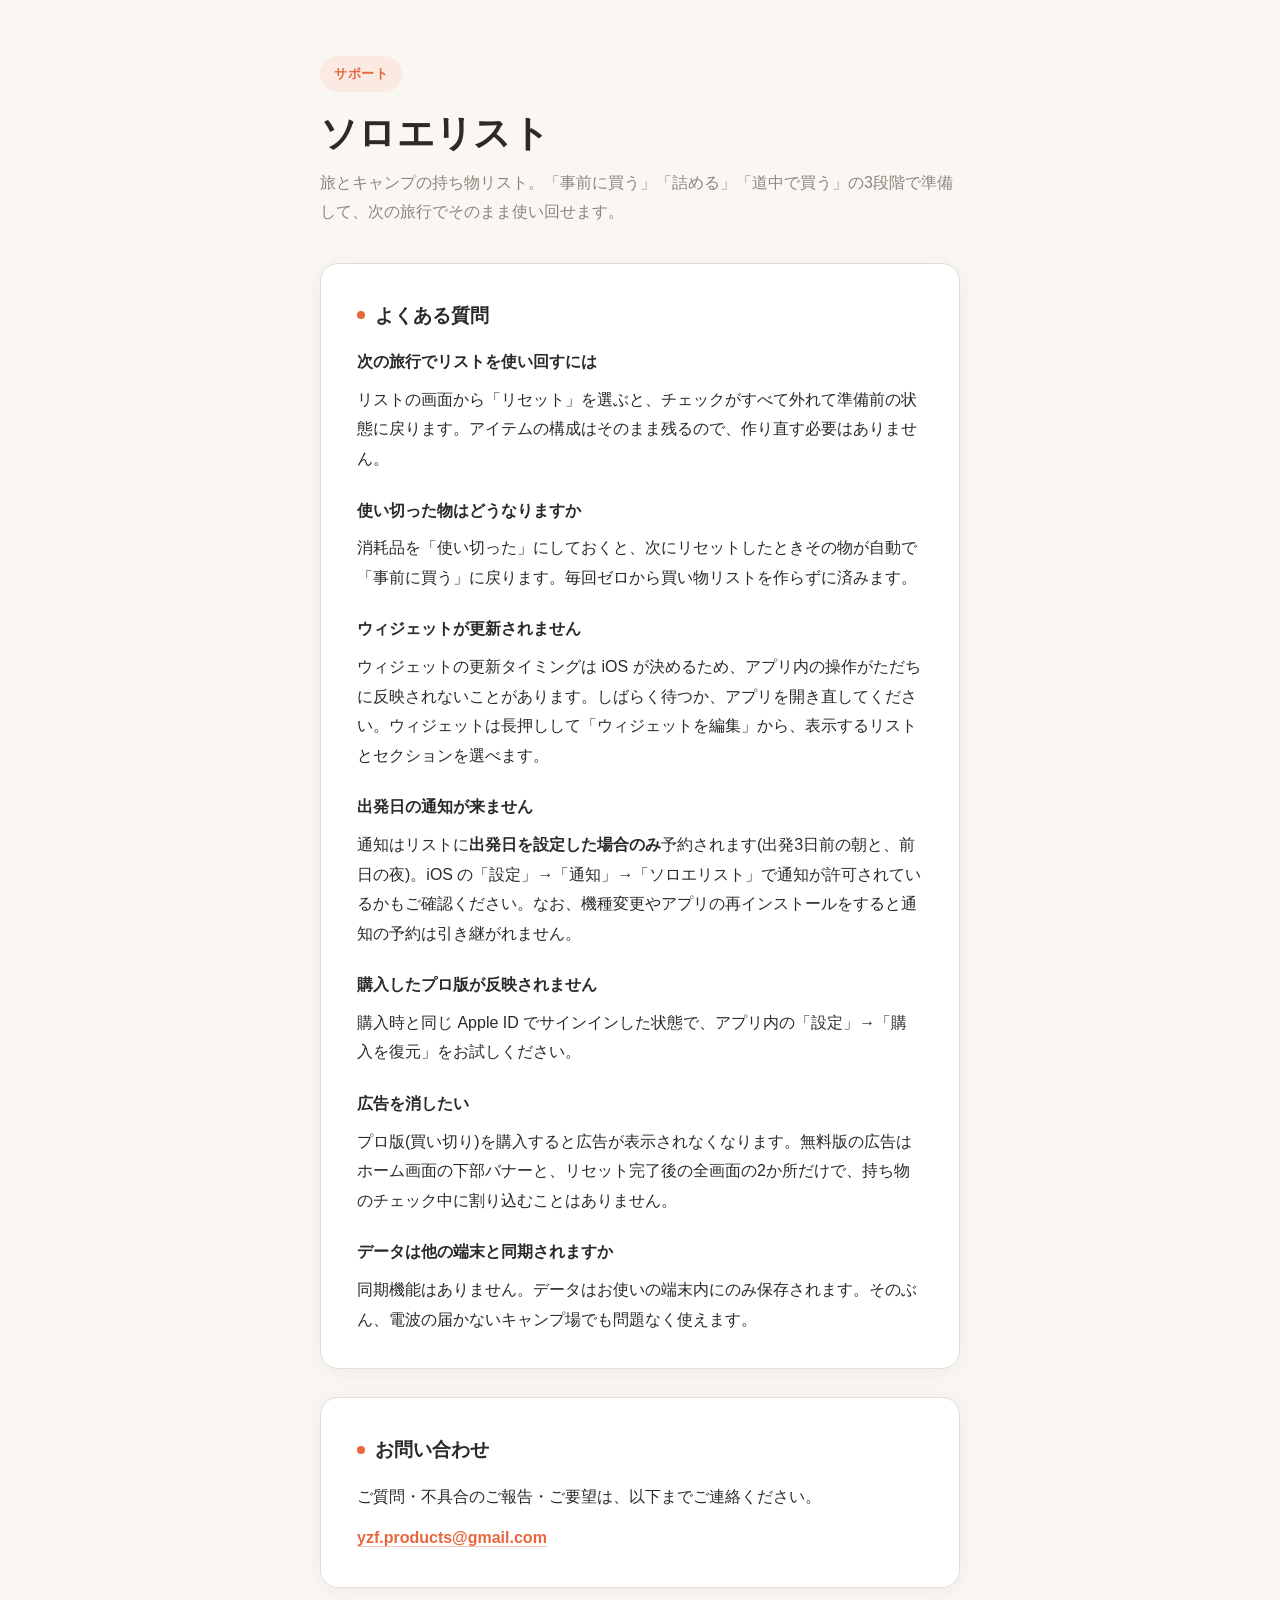
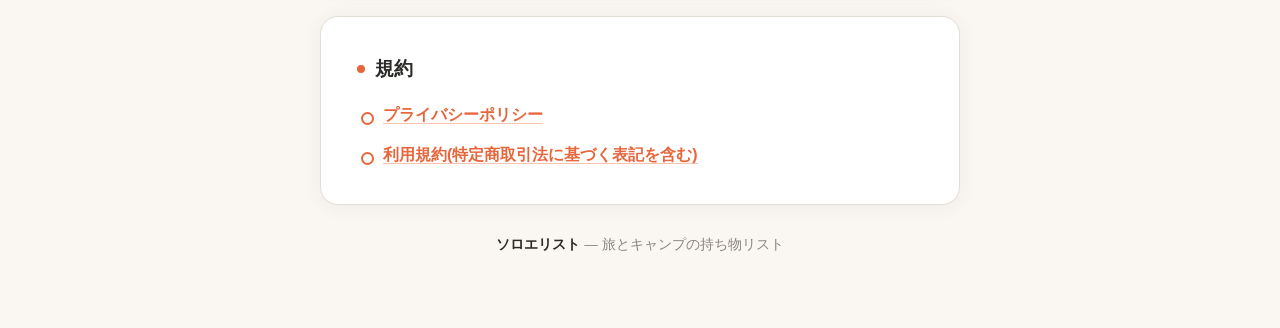
<file: index.html>
<!DOCTYPE html>
<html lang="ja">
<head>
<meta charset="UTF-8">
<meta name="viewport" content="width=device-width, initial-scale=1.0">
<meta name="robots" content="index,follow">
<title>ソロエリスト - サポート</title>
<meta name="description" content="旅とキャンプの持ち物リストアプリ「ソロエリスト」のサポートページ。よくある質問、お問い合わせ、利用規約、プライバシーポリシー。">
<link rel="stylesheet" href="style.css">
</head>
<body>
  <main class="wrap">
    <header class="hero">
      <span class="badge">サポート</span>
      <h1>ソロエリスト</h1>
      <p class="tagline">旅とキャンプの持ち物リスト。「事前に買う」「詰める」「道中で買う」の3段階で準備して、次の旅行でそのまま使い回せます。</p>
    </header>

    <section class="card">
      <h2>よくある質問</h2>

      <h3>次の旅行でリストを使い回すには</h3>
      <p>リストの画面から「リセット」を選ぶと、チェックがすべて外れて準備前の状態に戻ります。アイテムの構成はそのまま残るので、作り直す必要はありません。</p>

      <h3>使い切った物はどうなりますか</h3>
      <p>消耗品を「使い切った」にしておくと、次にリセットしたときその物が自動で「事前に買う」に戻ります。毎回ゼロから買い物リストを作らずに済みます。</p>

      <h3>ウィジェットが更新されません</h3>
      <p>ウィジェットの更新タイミングは iOS が決めるため、アプリ内の操作がただちに反映されないことがあります。しばらく待つか、アプリを開き直してください。ウィジェットは長押しして「ウィジェットを編集」から、表示するリストとセクションを選べます。</p>

      <h3>出発日の通知が来ません</h3>
      <p>通知はリストに<strong>出発日を設定した場合のみ</strong>予約されます(出発3日前の朝と、前日の夜)。iOS の「設定」→「通知」→「ソロエリスト」で通知が許可されているかもご確認ください。なお、機種変更やアプリの再インストールをすると通知の予約は引き継がれません。</p>

      <h3>購入したプロ版が反映されません</h3>
      <p>購入時と同じ Apple ID でサインインした状態で、アプリ内の「設定」→「購入を復元」をお試しください。</p>

      <h3>広告を消したい</h3>
      <p>プロ版(買い切り)を購入すると広告が表示されなくなります。無料版の広告はホーム画面の下部バナーと、リセット完了後の全画面の2か所だけで、持ち物のチェック中に割り込むことはありません。</p>

      <h3>データは他の端末と同期されますか</h3>
      <p>同期機能はありません。データはお使いの端末内にのみ保存されます。そのぶん、電波の届かないキャンプ場でも問題なく使えます。</p>
    </section>

    <section class="card">
      <h2>お問い合わせ</h2>
      <p>ご質問・不具合のご報告・ご要望は、以下までご連絡ください。</p>
      <p><a href="mailto:yzf.products@gmail.com?subject=%E3%82%BD%E3%83%AD%E3%82%A8%E3%83%AA%E3%82%B9%E3%83%88">yzf.products@gmail.com</a></p>
    </section>

    <section class="card">
      <h2>規約</h2>
      <ul>
        <li><a href="privacy-policy.html">プライバシーポリシー</a></li>
        <li><a href="terms-of-service.html">利用規約(特定商取引法に基づく表記を含む)</a></li>
      </ul>
    </section>

    <footer>
      <p><span class="app">ソロエリスト</span> — 旅とキャンプの持ち物リスト</p>
    </footer>
  </main>
</body>
</html>
</file>
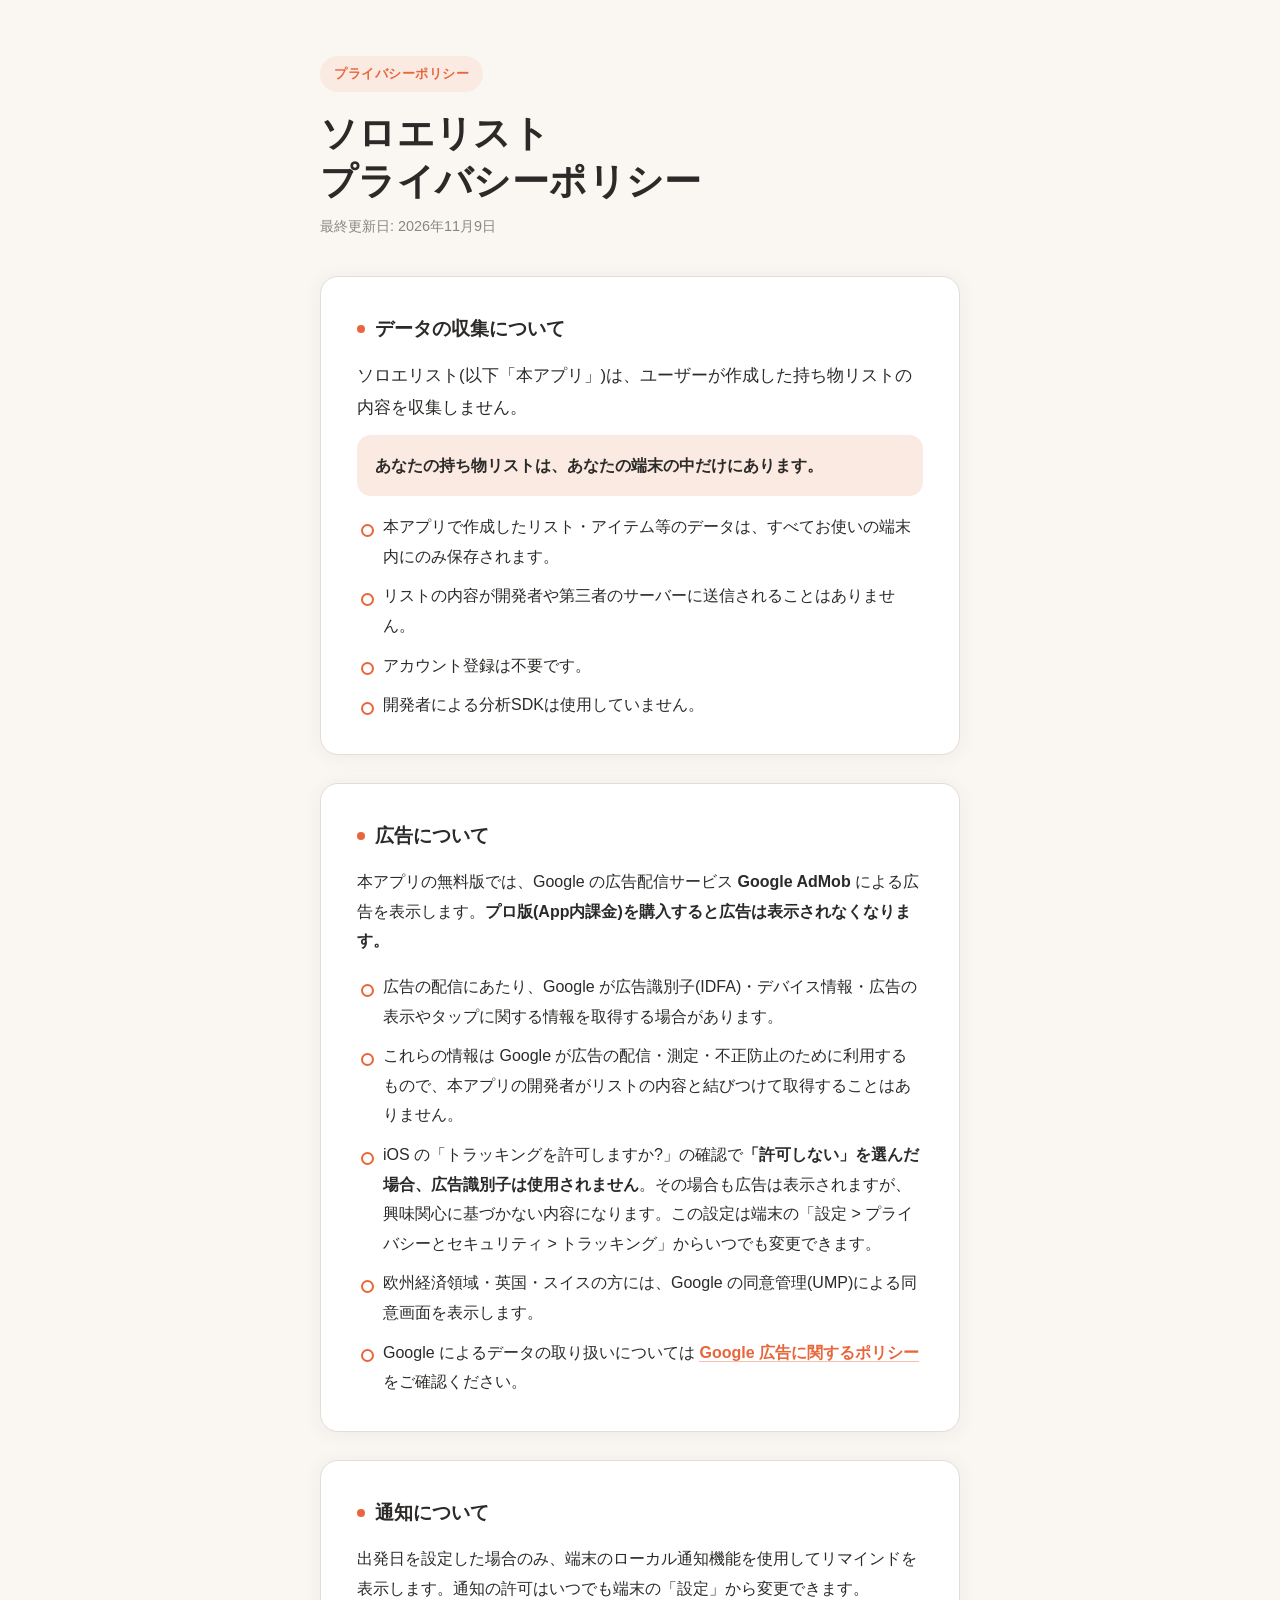
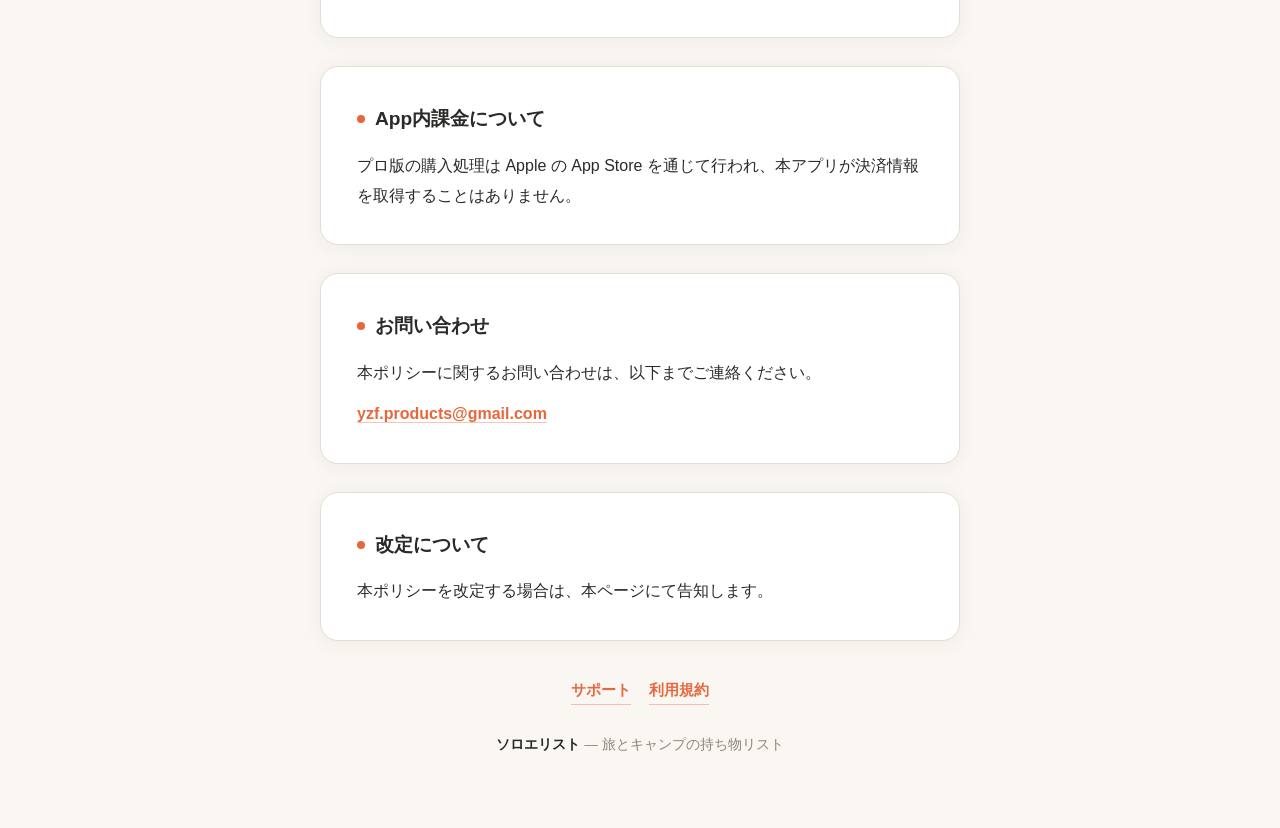
<file: privacy-policy.html>
<!DOCTYPE html>
<html lang="ja">
<head>
<meta charset="UTF-8">
<meta name="viewport" content="width=device-width, initial-scale=1.0">
<meta name="robots" content="index,follow">
<title>プライバシーポリシー | ソロエリスト</title>
<meta name="description" content="持ち物リストアプリ「ソロエリスト」のプライバシーポリシー。リストの内容は端末内にのみ保存されます。無料版は AdMob による広告を表示します。">
<link rel="stylesheet" href="style.css">
</head>
<body>
  <main class="wrap">
    <header class="hero">
      <span class="badge">プライバシーポリシー</span>
      <h1>ソロエリスト<br>プライバシーポリシー</h1>
      <p class="updated">最終更新日: 2026年11月9日</p>
    </header>

    <section class="card">
      <h2>データの収集について</h2>
      <p class="lead">ソロエリスト(以下「本アプリ」)は、ユーザーが作成した持ち物リストの内容を収集しません。</p>
      <div class="highlight">あなたの持ち物リストは、あなたの端末の中だけにあります。</div>
      <ul style="margin-top:16px;">
        <li>本アプリで作成したリスト・アイテム等のデータは、すべてお使いの端末内にのみ保存されます。</li>
        <li>リストの内容が開発者や第三者のサーバーに送信されることはありません。</li>
        <li>アカウント登録は不要です。</li>
        <li>開発者による分析SDKは使用していません。</li>
      </ul>
    </section>

    <section class="card">
      <h2>広告について</h2>
      <p>本アプリの無料版では、Google の広告配信サービス <strong>Google AdMob</strong> による広告を表示します。<strong>プロ版(App内課金)を購入すると広告は表示されなくなります。</strong></p>
      <ul style="margin-top:16px;">
        <li>広告の配信にあたり、Google が広告識別子(IDFA)・デバイス情報・広告の表示やタップに関する情報を取得する場合があります。</li>
        <li>これらの情報は Google が広告の配信・測定・不正防止のために利用するもので、本アプリの開発者がリストの内容と結びつけて取得することはありません。</li>
        <li>iOS の「トラッキングを許可しますか?」の確認で<strong>「許可しない」を選んだ場合、広告識別子は使用されません</strong>。その場合も広告は表示されますが、興味関心に基づかない内容になります。この設定は端末の「設定 &gt; プライバシーとセキュリティ &gt; トラッキング」からいつでも変更できます。</li>
        <li>欧州経済領域・英国・スイスの方には、Google の同意管理(UMP)による同意画面を表示します。</li>
        <li>Google によるデータの取り扱いについては <a href="https://policies.google.com/technologies/ads" rel="noopener">Google 広告に関するポリシー</a> をご確認ください。</li>
      </ul>
    </section>

    <section class="card">
      <h2>通知について</h2>
      <p>出発日を設定した場合のみ、端末のローカル通知機能を使用してリマインドを表示します。通知の許可はいつでも端末の「設定」から変更できます。</p>
    </section>

    <section class="card">
      <h2>App内課金について</h2>
      <p>プロ版の購入処理は Apple の App Store を通じて行われ、本アプリが決済情報を取得することはありません。</p>
    </section>

    <section class="card">
      <h2>お問い合わせ</h2>
      <p>本ポリシーに関するお問い合わせは、以下までご連絡ください。</p>
      <p><a href="mailto:yzf.products@gmail.com">yzf.products@gmail.com</a></p>
    </section>

    <section class="card">
      <h2>改定について</h2>
      <p>本ポリシーを改定する場合は、本ページにて告知します。</p>
    </section>

    <nav class="pagenav">
      <a href="index.html">サポート</a>
      <a href="terms-of-service.html">利用規約</a>
    </nav>

    <footer>
      <p><span class="app">ソロエリスト</span> — 旅とキャンプの持ち物リスト</p>
    </footer>
  </main>
</body>
</html>
</file>
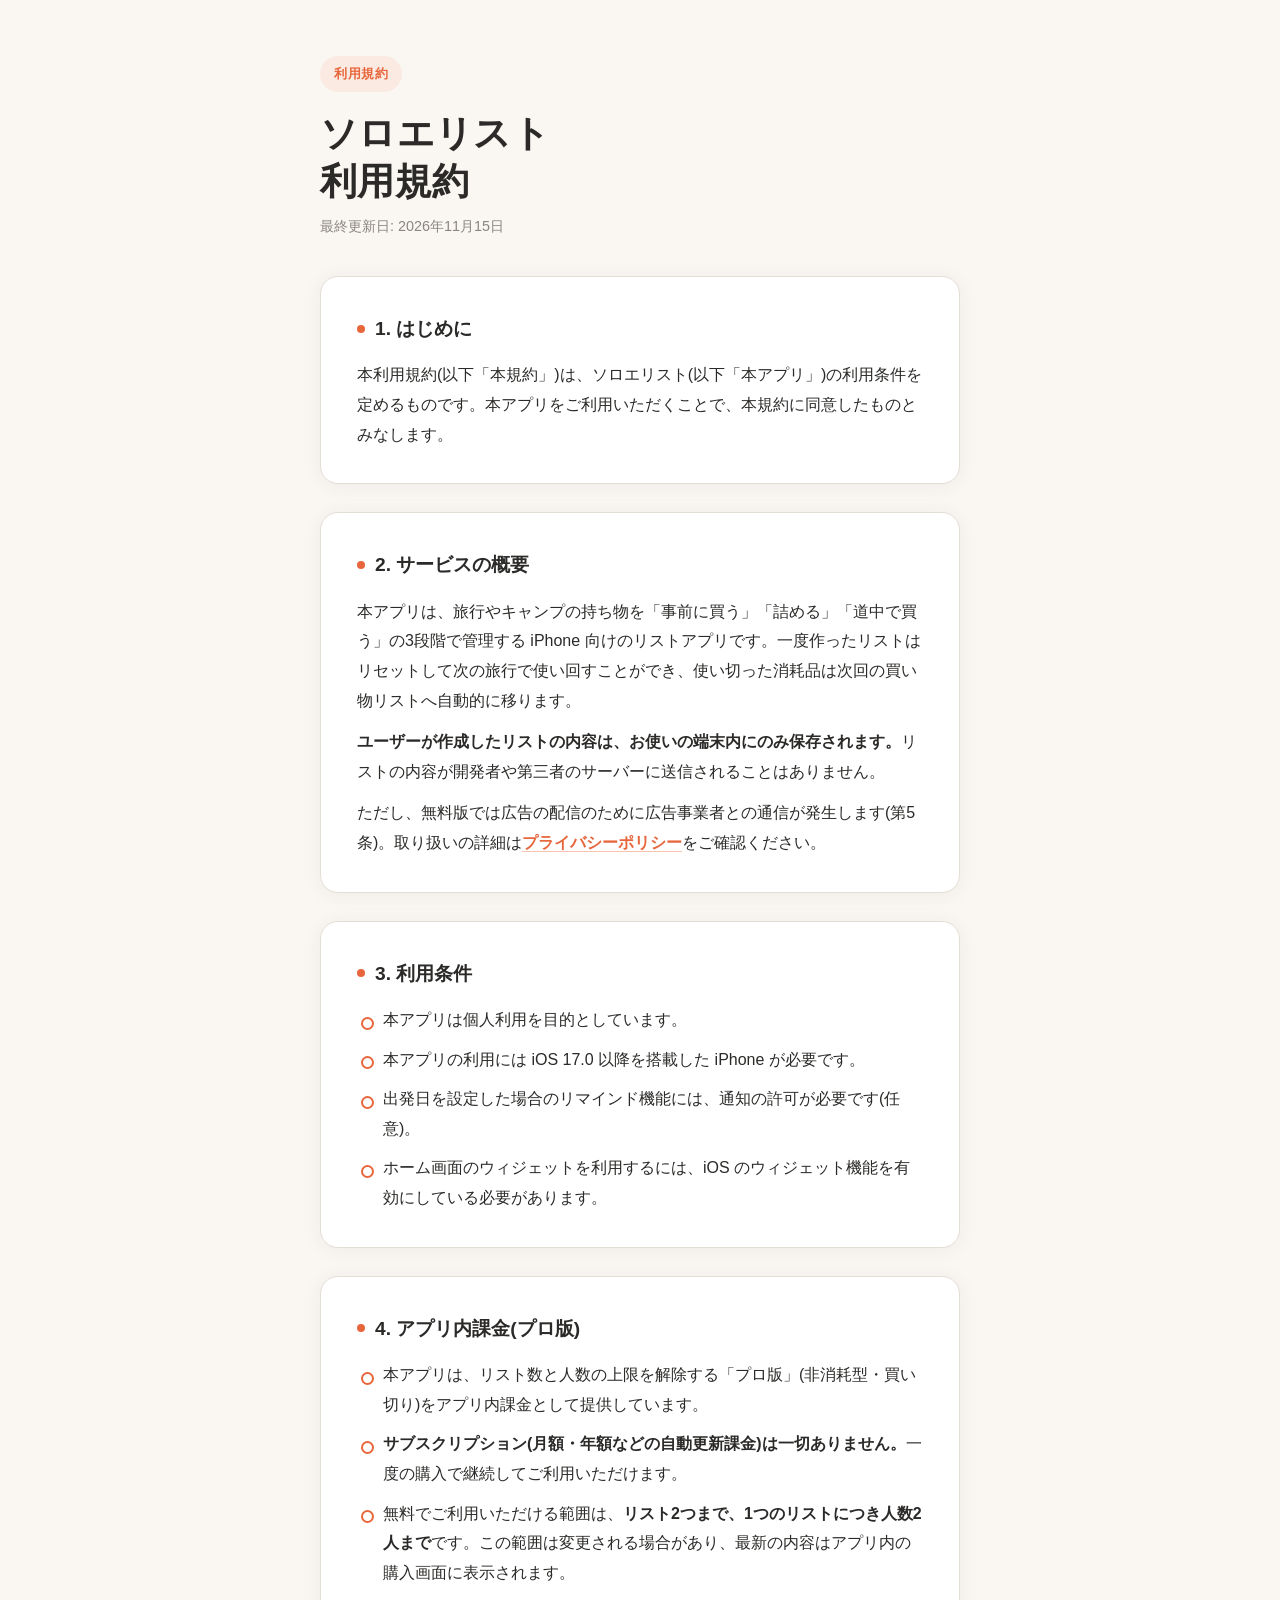
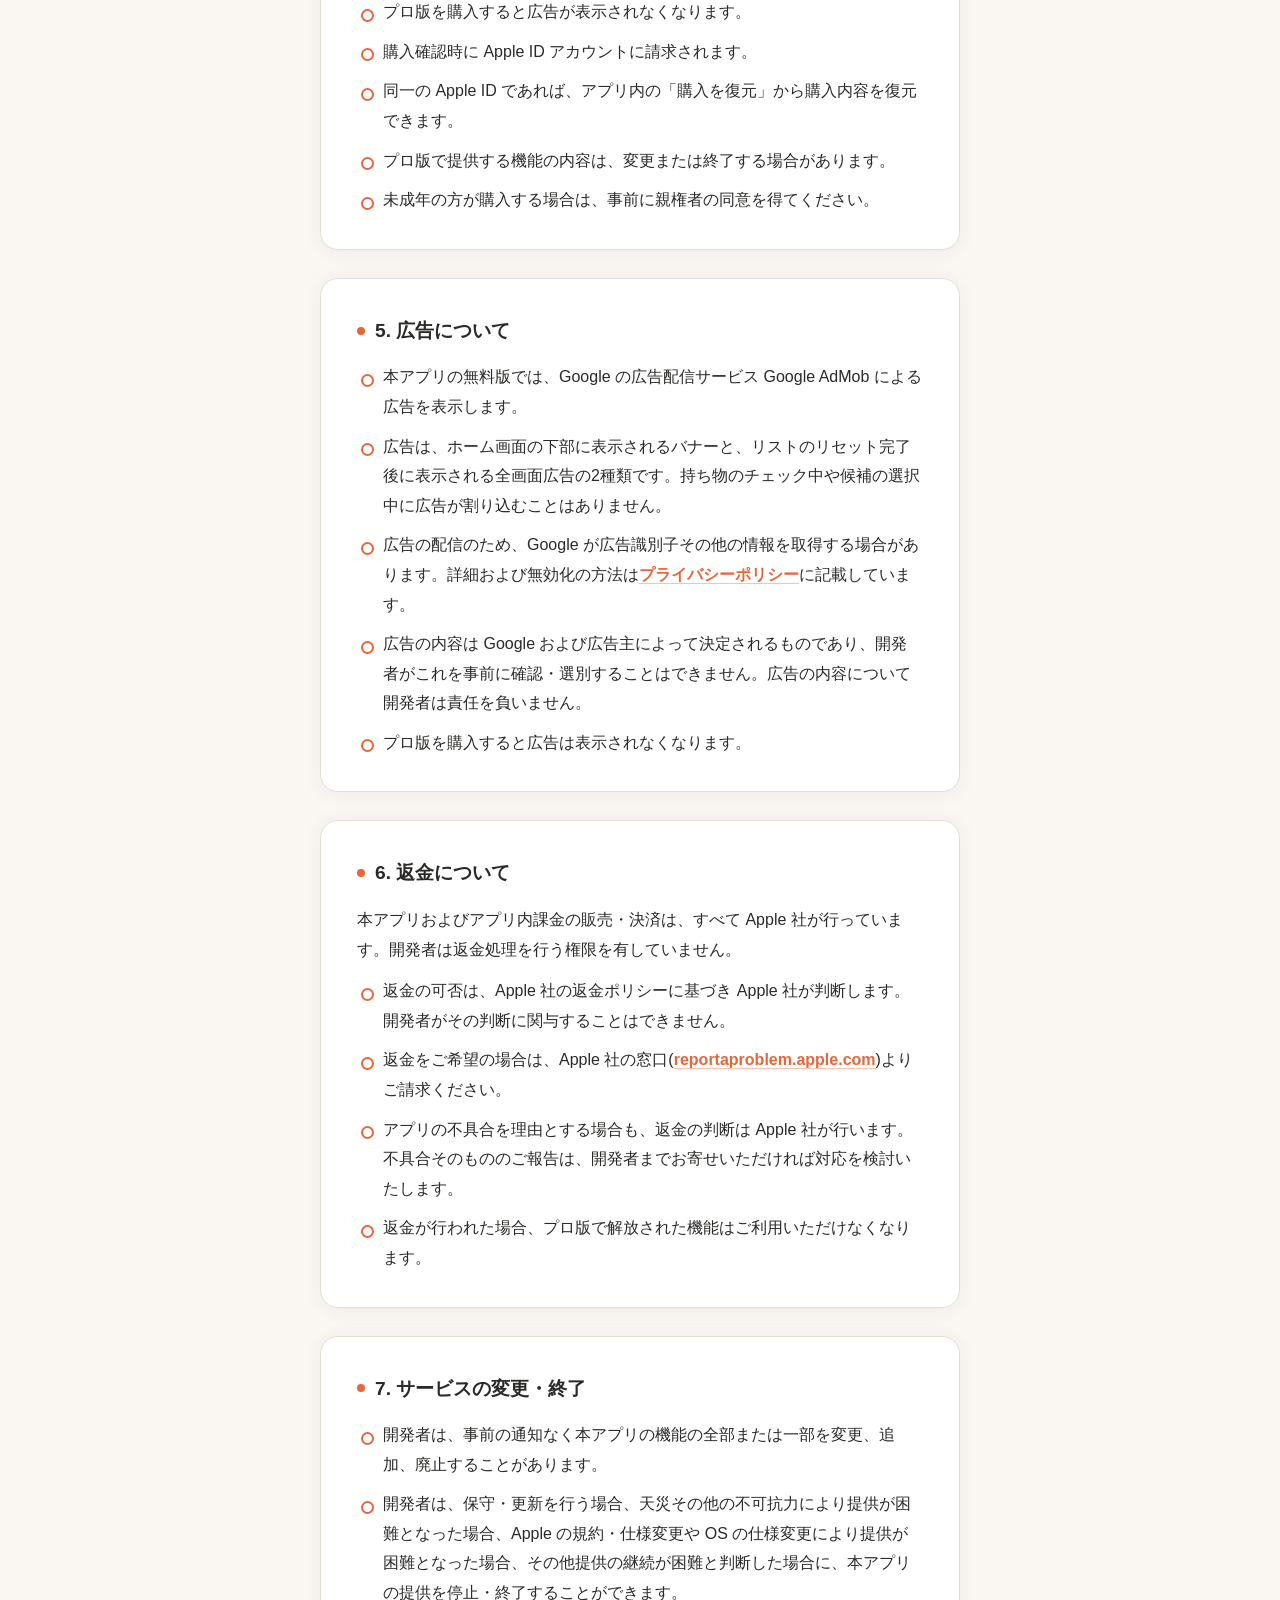
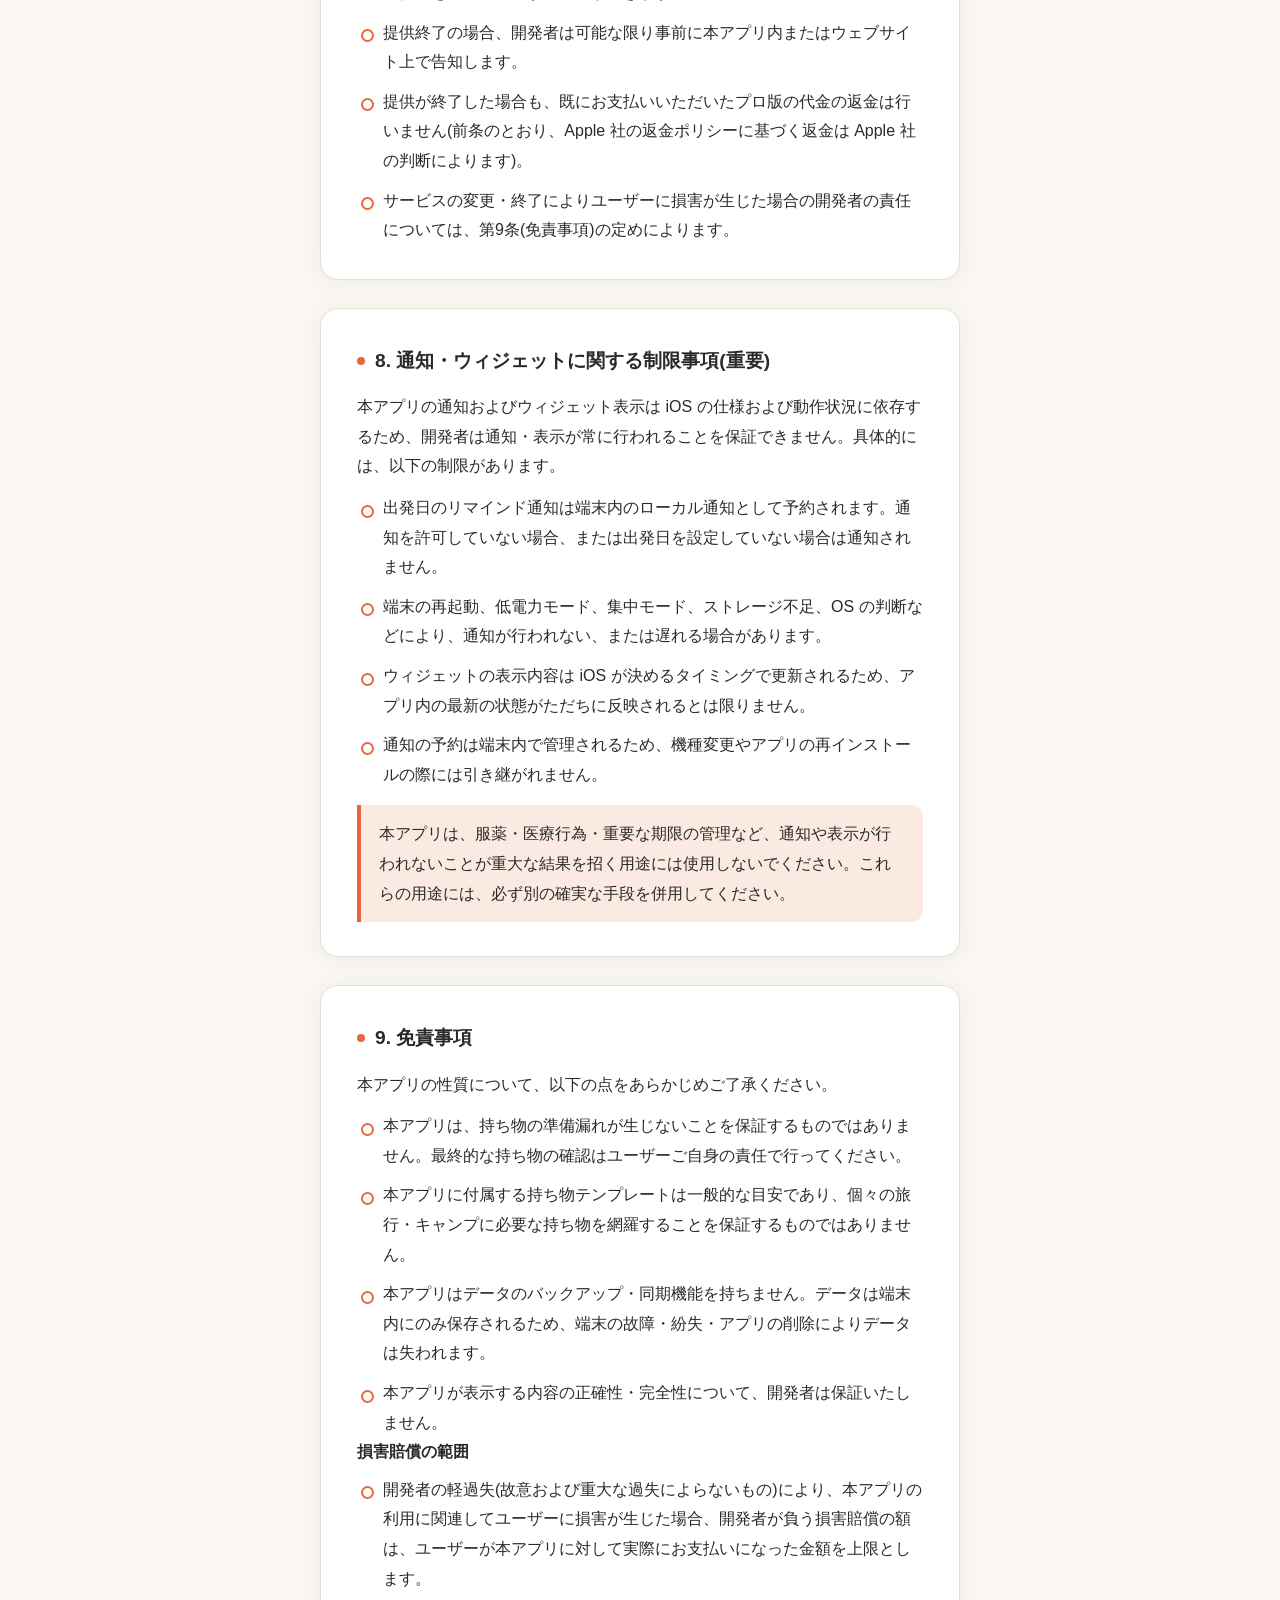
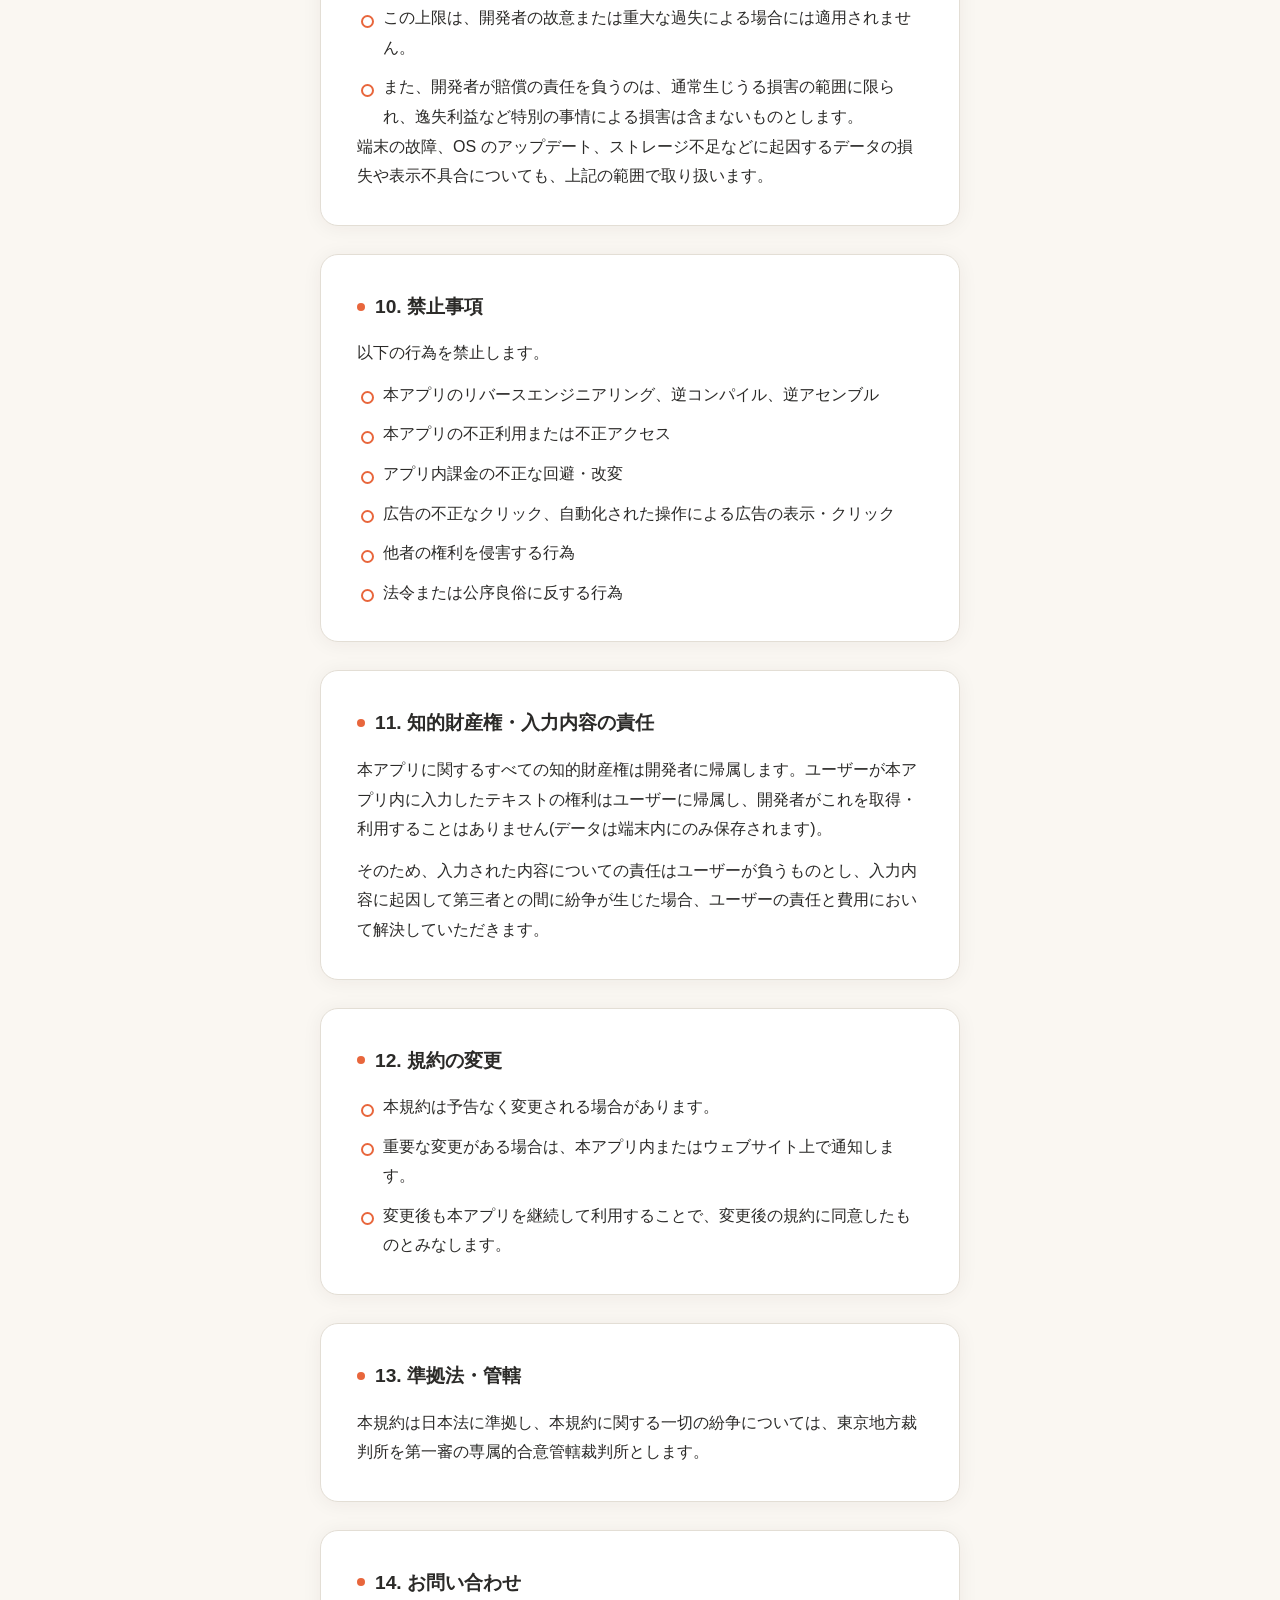
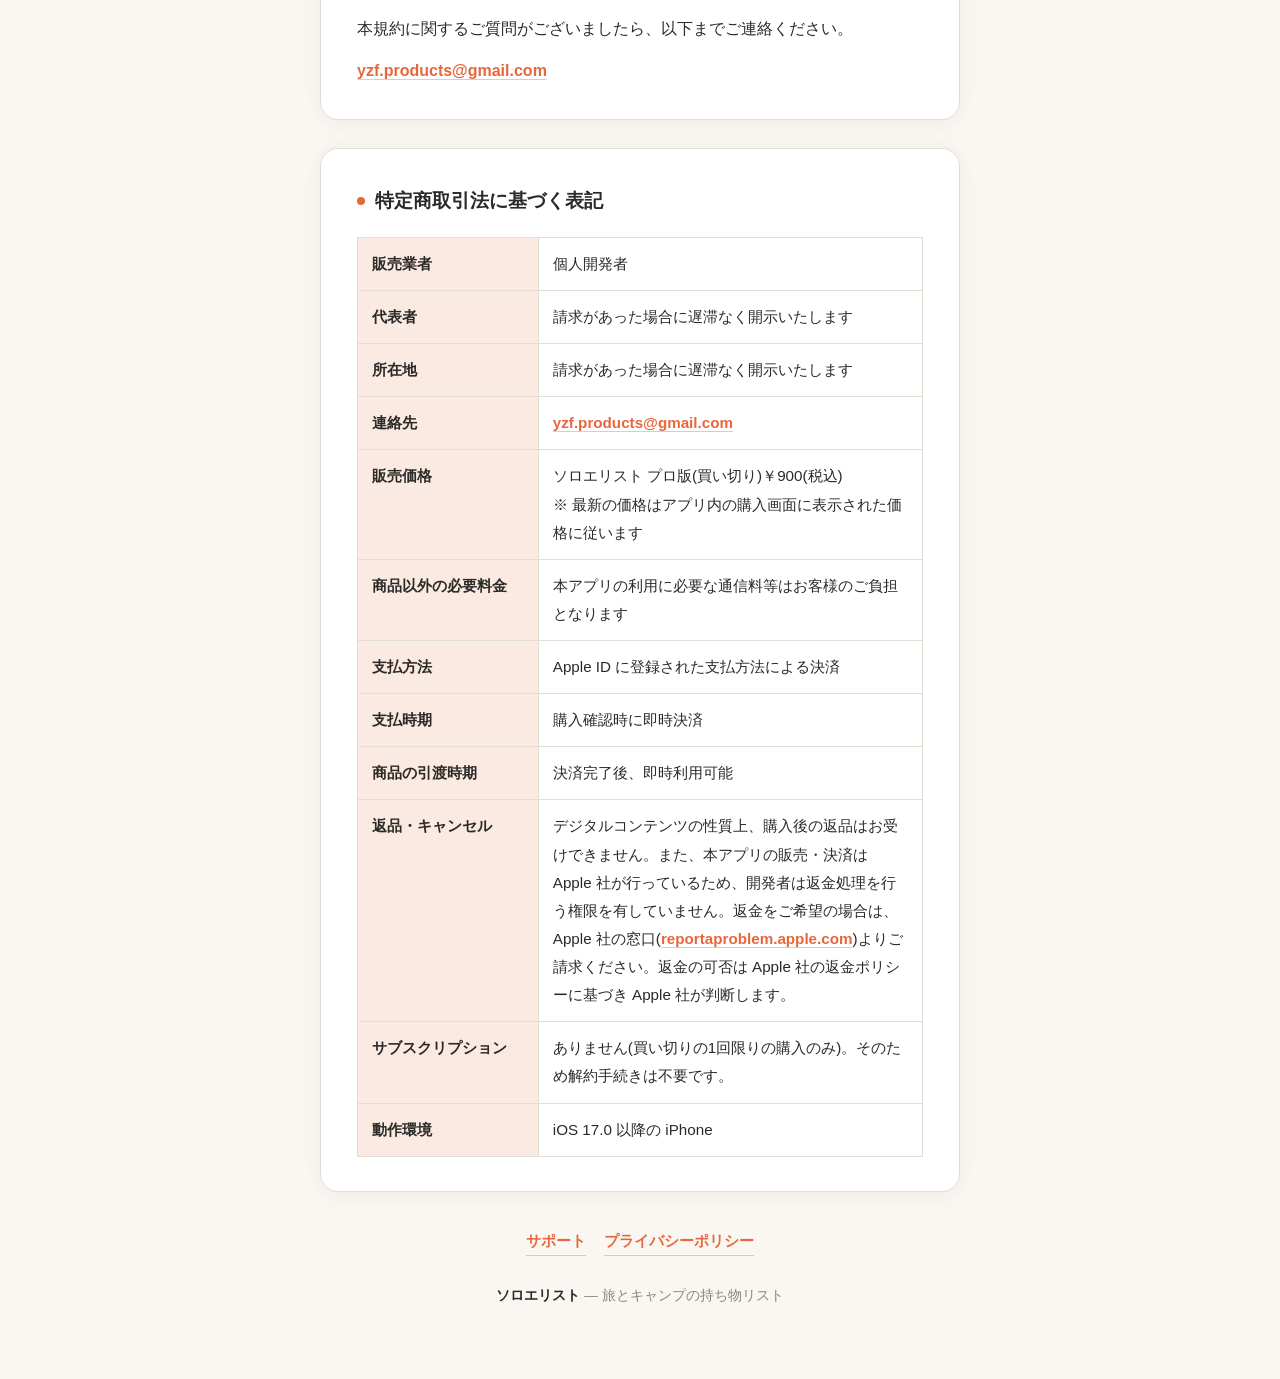
<file: terms-of-service.html>
<!DOCTYPE html>
<html lang="ja">
<head>
<meta charset="UTF-8">
<meta name="viewport" content="width=device-width, initial-scale=1.0">
<meta name="robots" content="index,follow">
<title>利用規約 | ソロエリスト</title>
<meta name="description" content="持ち物リストアプリ「ソロエリスト」の利用規約および特定商取引法に基づく表記。">
<link rel="stylesheet" href="style.css">
</head>
<body>
  <main class="wrap">
    <header class="hero">
      <span class="badge">利用規約</span>
      <h1>ソロエリスト<br>利用規約</h1>
      <p class="updated">最終更新日: 2026年11月15日</p>
    </header>

    <section class="card">
      <h2>1. はじめに</h2>
      <p>本利用規約(以下「本規約」)は、ソロエリスト(以下「本アプリ」)の利用条件を定めるものです。本アプリをご利用いただくことで、本規約に同意したものとみなします。</p>
    </section>

    <section class="card">
      <h2>2. サービスの概要</h2>
      <p>本アプリは、旅行やキャンプの持ち物を「事前に買う」「詰める」「道中で買う」の3段階で管理する iPhone 向けのリストアプリです。一度作ったリストはリセットして次の旅行で使い回すことができ、使い切った消耗品は次回の買い物リストへ自動的に移ります。</p>
      <p><strong>ユーザーが作成したリストの内容は、お使いの端末内にのみ保存されます。</strong>リストの内容が開発者や第三者のサーバーに送信されることはありません。</p>
      <p>ただし、無料版では広告の配信のために広告事業者との通信が発生します(第5条)。取り扱いの詳細は<a href="privacy-policy.html">プライバシーポリシー</a>をご確認ください。</p>
    </section>

    <section class="card">
      <h2>3. 利用条件</h2>
      <ul>
        <li>本アプリは個人利用を目的としています。</li>
        <li>本アプリの利用には iOS 17.0 以降を搭載した iPhone が必要です。</li>
        <li>出発日を設定した場合のリマインド機能には、通知の許可が必要です(任意)。</li>
        <li>ホーム画面のウィジェットを利用するには、iOS のウィジェット機能を有効にしている必要があります。</li>
      </ul>
    </section>

    <section class="card">
      <h2>4. アプリ内課金(プロ版)</h2>
      <ul>
        <li>本アプリは、リスト数と人数の上限を解除する「プロ版」(非消耗型・買い切り)をアプリ内課金として提供しています。</li>
        <li><strong>サブスクリプション(月額・年額などの自動更新課金)は一切ありません。</strong>一度の購入で継続してご利用いただけます。</li>
        <li>無料でご利用いただける範囲は、<strong>リスト2つまで、1つのリストにつき人数2人まで</strong>です。この範囲は変更される場合があり、最新の内容はアプリ内の購入画面に表示されます。</li>
        <li>プロ版を購入すると広告が表示されなくなります。</li>
        <li>購入確認時に Apple ID アカウントに請求されます。</li>
        <li>同一の Apple ID であれば、アプリ内の「購入を復元」から購入内容を復元できます。</li>
        <li>プロ版で提供する機能の内容は、変更または終了する場合があります。</li>
        <li>未成年の方が購入する場合は、事前に親権者の同意を得てください。</li>
      </ul>
    </section>

    <section class="card">
      <h2>5. 広告について</h2>
      <ul>
        <li>本アプリの無料版では、Google の広告配信サービス Google AdMob による広告を表示します。</li>
        <li>広告は、ホーム画面の下部に表示されるバナーと、リストのリセット完了後に表示される全画面広告の2種類です。持ち物のチェック中や候補の選択中に広告が割り込むことはありません。</li>
        <li>広告の配信のため、Google が広告識別子その他の情報を取得する場合があります。詳細および無効化の方法は<a href="privacy-policy.html">プライバシーポリシー</a>に記載しています。</li>
        <li>広告の内容は Google および広告主によって決定されるものであり、開発者がこれを事前に確認・選別することはできません。広告の内容について開発者は責任を負いません。</li>
        <li>プロ版を購入すると広告は表示されなくなります。</li>
      </ul>
    </section>

    <section class="card">
      <h2>6. 返金について</h2>
      <p>本アプリおよびアプリ内課金の販売・決済は、すべて Apple 社が行っています。開発者は返金処理を行う権限を有していません。</p>
      <ul>
        <li>返金の可否は、Apple 社の返金ポリシーに基づき Apple 社が判断します。開発者がその判断に関与することはできません。</li>
        <li>返金をご希望の場合は、Apple 社の窓口(<a href="https://reportaproblem.apple.com" rel="noopener">reportaproblem.apple.com</a>)よりご請求ください。</li>
        <li>アプリの不具合を理由とする場合も、返金の判断は Apple 社が行います。不具合そのもののご報告は、開発者までお寄せいただければ対応を検討いたします。</li>
        <li>返金が行われた場合、プロ版で解放された機能はご利用いただけなくなります。</li>
      </ul>
    </section>

    <section class="card">
      <h2>7. サービスの変更・終了</h2>
      <ul>
        <li>開発者は、事前の通知なく本アプリの機能の全部または一部を変更、追加、廃止することがあります。</li>
        <li>開発者は、保守・更新を行う場合、天災その他の不可抗力により提供が困難となった場合、Apple の規約・仕様変更や OS の仕様変更により提供が困難となった場合、その他提供の継続が困難と判断した場合に、本アプリの提供を停止・終了することができます。</li>
        <li>提供終了の場合、開発者は可能な限り事前に本アプリ内またはウェブサイト上で告知します。</li>
        <li>提供が終了した場合も、既にお支払いいただいたプロ版の代金の返金は行いません(前条のとおり、Apple 社の返金ポリシーに基づく返金は Apple 社の判断によります)。</li>
        <li>サービスの変更・終了によりユーザーに損害が生じた場合の開発者の責任については、第9条(免責事項)の定めによります。</li>
      </ul>
    </section>

    <section class="card">
      <h2>8. 通知・ウィジェットに関する制限事項(重要)</h2>
      <p>本アプリの通知およびウィジェット表示は iOS の仕様および動作状況に依存するため、開発者は通知・表示が常に行われることを保証できません。具体的には、以下の制限があります。</p>
      <ul>
        <li>出発日のリマインド通知は端末内のローカル通知として予約されます。通知を許可していない場合、または出発日を設定していない場合は通知されません。</li>
        <li>端末の再起動、低電力モード、集中モード、ストレージ不足、OS の判断などにより、通知が行われない、または遅れる場合があります。</li>
        <li>ウィジェットの表示内容は iOS が決めるタイミングで更新されるため、アプリ内の最新の状態がただちに反映されるとは限りません。</li>
        <li>通知の予約は端末内で管理されるため、機種変更やアプリの再インストールの際には引き継がれません。</li>
      </ul>
      <div class="caution">
        <p>本アプリは、服薬・医療行為・重要な期限の管理など、通知や表示が行われないことが重大な結果を招く用途には使用しないでください。これらの用途には、必ず別の確実な手段を併用してください。</p>
      </div>
    </section>

    <section class="card">
      <h2>9. 免責事項</h2>
      <p>本アプリの性質について、以下の点をあらかじめご了承ください。</p>
      <ul>
        <li>本アプリは、持ち物の準備漏れが生じないことを保証するものではありません。最終的な持ち物の確認はユーザーご自身の責任で行ってください。</li>
        <li>本アプリに付属する持ち物テンプレートは一般的な目安であり、個々の旅行・キャンプに必要な持ち物を網羅することを保証するものではありません。</li>
        <li>本アプリはデータのバックアップ・同期機能を持ちません。データは端末内にのみ保存されるため、端末の故障・紛失・アプリの削除によりデータは失われます。</li>
        <li>本アプリが表示する内容の正確性・完全性について、開発者は保証いたしません。</li>
      </ul>
      <h3>損害賠償の範囲</h3>
      <ul>
        <li>開発者の軽過失(故意および重大な過失によらないもの)により、本アプリの利用に関連してユーザーに損害が生じた場合、開発者が負う損害賠償の額は、ユーザーが本アプリに対して実際にお支払いになった金額を上限とします。</li>
        <li>この上限は、開発者の故意または重大な過失による場合には適用されません。</li>
        <li>また、開発者が賠償の責任を負うのは、通常生じうる損害の範囲に限られ、逸失利益など特別の事情による損害は含まないものとします。</li>
      </ul>
      <p>端末の故障、OS のアップデート、ストレージ不足などに起因するデータの損失や表示不具合についても、上記の範囲で取り扱います。</p>
    </section>

    <section class="card">
      <h2>10. 禁止事項</h2>
      <p>以下の行為を禁止します。</p>
      <ul>
        <li>本アプリのリバースエンジニアリング、逆コンパイル、逆アセンブル</li>
        <li>本アプリの不正利用または不正アクセス</li>
        <li>アプリ内課金の不正な回避・改変</li>
        <li>広告の不正なクリック、自動化された操作による広告の表示・クリック</li>
        <li>他者の権利を侵害する行為</li>
        <li>法令または公序良俗に反する行為</li>
      </ul>
    </section>

    <section class="card">
      <h2>11. 知的財産権・入力内容の責任</h2>
      <p>本アプリに関するすべての知的財産権は開発者に帰属します。ユーザーが本アプリ内に入力したテキストの権利はユーザーに帰属し、開発者がこれを取得・利用することはありません(データは端末内にのみ保存されます)。</p>
      <p>そのため、入力された内容についての責任はユーザーが負うものとし、入力内容に起因して第三者との間に紛争が生じた場合、ユーザーの責任と費用において解決していただきます。</p>
    </section>

    <section class="card">
      <h2>12. 規約の変更</h2>
      <ul>
        <li>本規約は予告なく変更される場合があります。</li>
        <li>重要な変更がある場合は、本アプリ内またはウェブサイト上で通知します。</li>
        <li>変更後も本アプリを継続して利用することで、変更後の規約に同意したものとみなします。</li>
      </ul>
    </section>

    <section class="card">
      <h2>13. 準拠法・管轄</h2>
      <p>本規約は日本法に準拠し、本規約に関する一切の紛争については、東京地方裁判所を第一審の専属的合意管轄裁判所とします。</p>
    </section>

    <section class="card">
      <h2>14. お問い合わせ</h2>
      <p>本規約に関するご質問がございましたら、以下までご連絡ください。</p>
      <p><a href="mailto:yzf.products@gmail.com">yzf.products@gmail.com</a></p>
    </section>

    <section class="card">
      <h2>特定商取引法に基づく表記</h2>
      <div class="table-scroll">
        <table>
          <tr><th>販売業者</th><td>個人開発者</td></tr>
          <tr><th>代表者</th><td>請求があった場合に遅滞なく開示いたします</td></tr>
          <tr><th>所在地</th><td>請求があった場合に遅滞なく開示いたします</td></tr>
          <tr><th>連絡先</th><td><a href="mailto:yzf.products@gmail.com">yzf.products@gmail.com</a></td></tr>
          <tr><th>販売価格</th><td>ソロエリスト プロ版(買い切り)￥900(税込)<br>※ 最新の価格はアプリ内の購入画面に表示された価格に従います</td></tr>
          <tr><th>商品以外の必要料金</th><td>本アプリの利用に必要な通信料等はお客様のご負担となります</td></tr>
          <tr><th>支払方法</th><td>Apple ID に登録された支払方法による決済</td></tr>
          <tr><th>支払時期</th><td>購入確認時に即時決済</td></tr>
          <tr><th>商品の引渡時期</th><td>決済完了後、即時利用可能</td></tr>
          <tr><th>返品・キャンセル</th><td>デジタルコンテンツの性質上、購入後の返品はお受けできません。また、本アプリの販売・決済は Apple 社が行っているため、開発者は返金処理を行う権限を有していません。返金をご希望の場合は、Apple 社の窓口(<a href="https://reportaproblem.apple.com" rel="noopener">reportaproblem.apple.com</a>)よりご請求ください。返金の可否は Apple 社の返金ポリシーに基づき Apple 社が判断します。</td></tr>
          <tr><th>サブスクリプション</th><td>ありません(買い切りの1回限りの購入のみ)。そのため解約手続きは不要です。</td></tr>
          <tr><th>動作環境</th><td>iOS 17.0 以降の iPhone</td></tr>
        </table>
      </div>
    </section>

    <nav class="pagenav">
      <a href="index.html">サポート</a>
      <a href="privacy-policy.html">プライバシーポリシー</a>
    </nav>

    <footer>
      <p><span class="app">ソロエリスト</span> — 旅とキャンプの持ち物リスト</p>
    </footer>
  </main>
</body>
</html>
</file>
<file: style.css>
/* ソロエリストの法務・サポートページ共通スタイル。
   配色はアプリの AppTheme に合わせてある(accent は #E8663C)。 */
:root{
  --accent:#E8663C;
  --bg:#FAF7F2;
  --surface:#FFFFFF;
  --ink:#2B2A28;
  --ink-secondary:#8A867E;
  --tint:#FBEAE2;
  --hairline:#E3DED5;
  --shadow:0 2px 20px rgba(43,42,40,.06);
}
@media (prefers-color-scheme: dark){
  :root{
    --accent:#F0794E;
    --bg:#1C1B19;
    --surface:#2A2826;
    --ink:#EDEAE4;
    --ink-secondary:#9C9890;
    --tint:#3A2A22;
    --hairline:#3D3B37;
    --shadow:0 2px 24px rgba(0,0,0,.35);
  }
}
*{box-sizing:border-box;}
html{-webkit-text-size-adjust:100%;}
body{
  margin:0;
  background:var(--bg);
  color:var(--ink);
  font-family:-apple-system,BlinkMacSystemFont,"Hiragino Sans","Hiragino Kaku Gothic ProN","Noto Sans JP","Yu Gothic",Meiryo,sans-serif;
  line-height:1.85;
  -webkit-font-smoothing:antialiased;
  text-rendering:optimizeLegibility;
}
.wrap{
  max-width:720px;
  margin:0 auto;
  padding:clamp(24px,5vw,56px) clamp(20px,5vw,40px) 72px;
}
header.hero{
  margin-bottom:36px;
}
.badge{
  display:inline-block;
  font-size:.8rem;
  font-weight:700;
  letter-spacing:.04em;
  color:var(--accent);
  background:var(--tint);
  padding:6px 14px;
  border-radius:999px;
  margin-bottom:18px;
}
h1{
  font-size:clamp(1.7rem,5vw,2.3rem);
  font-weight:800;
  letter-spacing:.01em;
  margin:0 0 8px;
  line-height:1.3;
}
.updated{
  color:var(--ink-secondary);
  font-size:.9rem;
  margin:0;
}
.tagline{
  color:var(--ink-secondary);
  margin:10px 0 0;
}
.card{
  background:var(--surface);
  border:1px solid var(--hairline);
  border-radius:18px;
  box-shadow:var(--shadow);
  padding:clamp(22px,4vw,34px) clamp(20px,4vw,36px);
  margin-top:28px;
}
h2{
  font-size:1.2rem;
  font-weight:800;
  margin:0 0 14px;
  display:flex;
  align-items:center;
  gap:10px;
}
h2::before{
  content:"";
  width:8px;height:8px;
  border-radius:50%;
  background:var(--accent);
  flex:0 0 auto;
}
h3{
  font-size:1rem;
  font-weight:700;
  margin:22px 0 8px;
}
h3:first-of-type{margin-top:0;}
p{margin:0 0 12px;}
p:last-child{margin-bottom:0;}
ul{
  margin:0;
  padding-left:0;
  list-style:none;
}
li{
  position:relative;
  padding-left:26px;
  margin-bottom:10px;
}
li:last-child{margin-bottom:0;}
li::before{
  content:"";
  position:absolute;
  left:4px;top:.72em;
  width:9px;height:9px;
  border-radius:50%;
  border:2px solid var(--accent);
}
a{
  color:var(--accent);
  font-weight:600;
  text-decoration:none;
  border-bottom:1px solid color-mix(in srgb, var(--accent) 40%, transparent);
  word-break:break-all;
}
a:hover{border-bottom-color:var(--accent);}
.lead{
  font-size:1.05rem;
  color:var(--ink);
}
.highlight{
  background:var(--tint);
  border-radius:14px;
  padding:16px 18px;
  margin-top:6px;
  font-weight:700;
}
/* 「〜しないでください」のような強めの注意書き */
.caution{
  border-left:4px solid var(--accent);
  background:var(--tint);
  border-radius:0 12px 12px 0;
  padding:14px 18px;
  margin-top:16px;
}
/* 特定商取引法に基づく表記の表。狭い画面でははみ出させずに横スクロールさせる */
.table-scroll{
  overflow-x:auto;
  -webkit-overflow-scrolling:touch;
}
table{
  width:100%;
  border-collapse:collapse;
  margin-top:4px;
  font-size:.95rem;
}
th,td{
  border:1px solid var(--hairline);
  padding:12px 14px;
  text-align:left;
  vertical-align:top;
}
th{
  background:var(--tint);
  white-space:nowrap;
  width:32%;
  font-weight:700;
}
/* スマホ幅では2列だと値の列が潰れるので、項目名を上に積む */
@media (max-width:520px){
  table,tbody,tr,th,td{display:block;width:100%;}
  tr{
    border:1px solid var(--hairline);
    border-radius:12px;
    overflow:hidden;
    margin-bottom:10px;
  }
  tr:last-child{margin-bottom:0;}
  th,td{border:none;}
  th{white-space:normal;}
  td{padding-top:8px;}
}
/* ページ間の行き来 */
.pagenav{
  margin-top:36px;
  display:flex;
  flex-wrap:wrap;
  gap:10px 18px;
  justify-content:center;
}
.pagenav a{
  font-size:.92rem;
}
footer{
  margin-top:28px;
  text-align:center;
  color:var(--ink-secondary);
  font-size:.85rem;
  line-height:1.7;
}
footer .app{
  font-weight:700;
  color:var(--ink);
}
</file>
